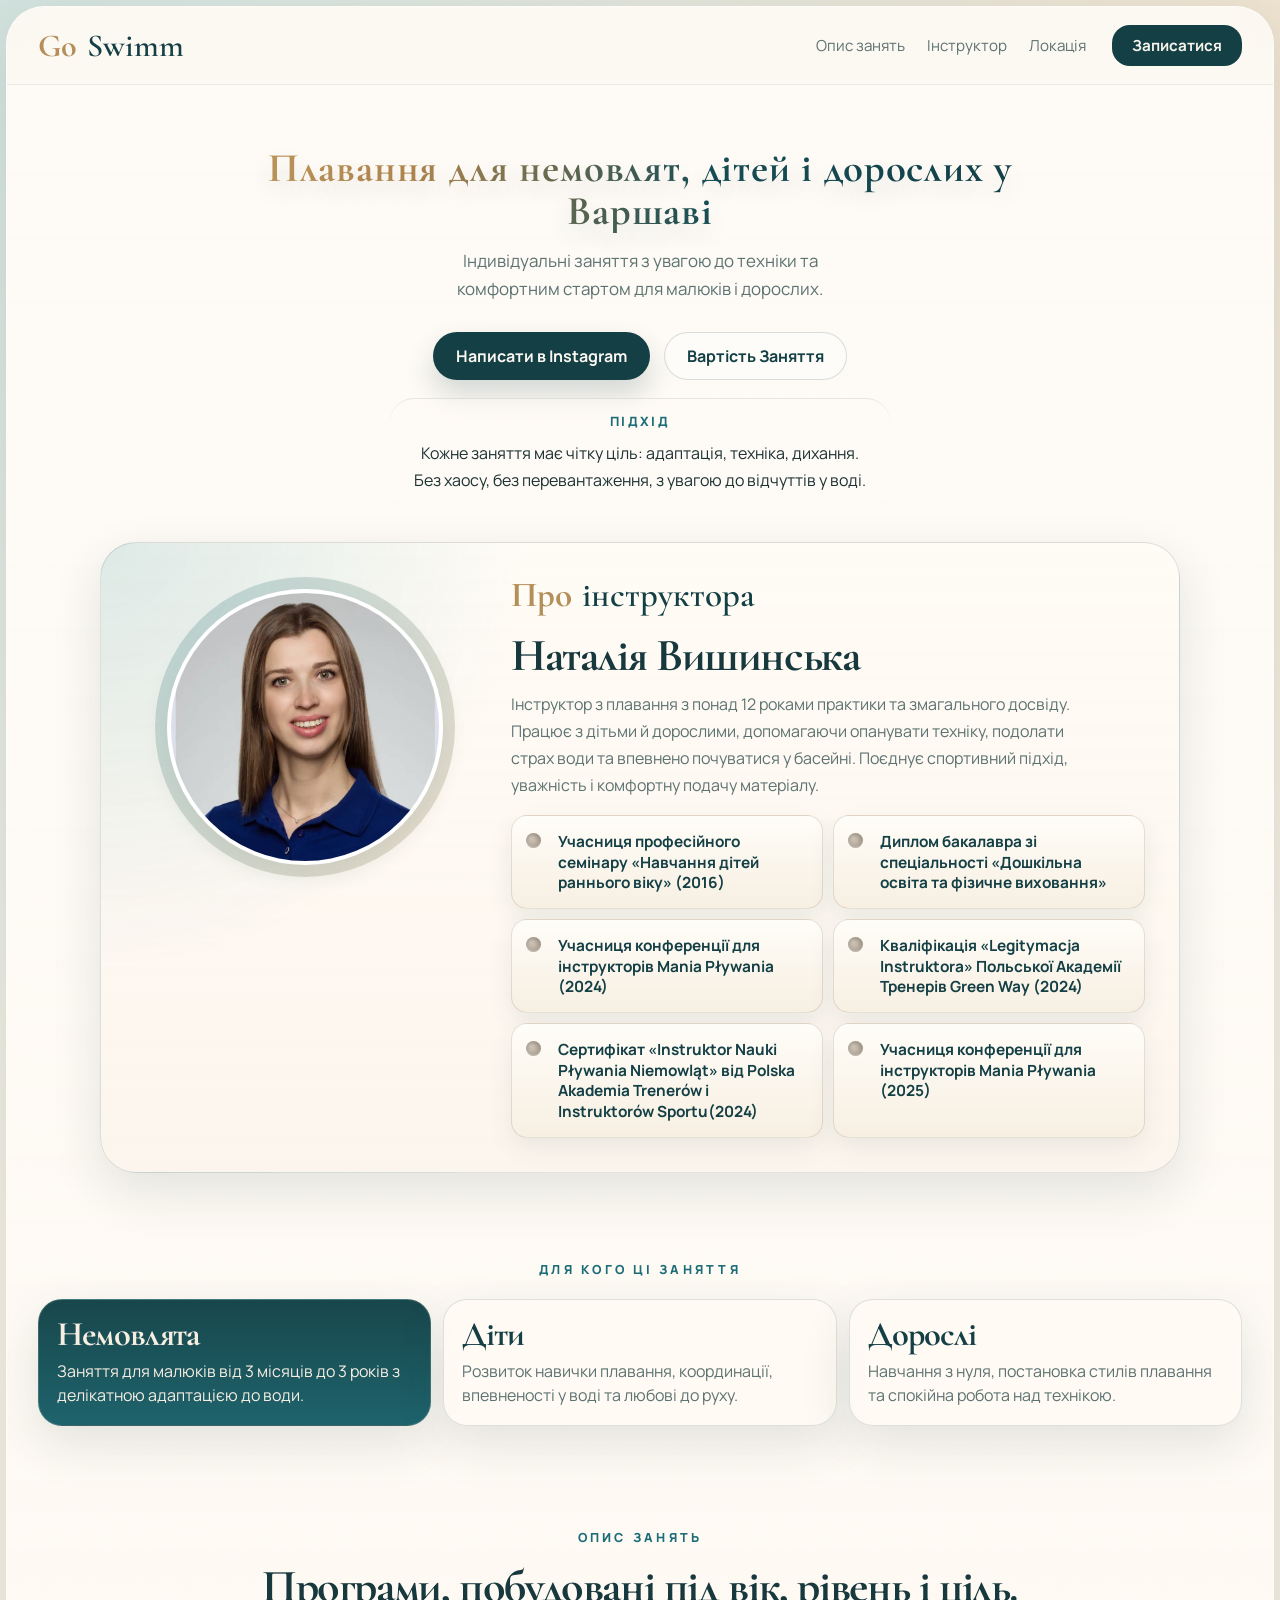
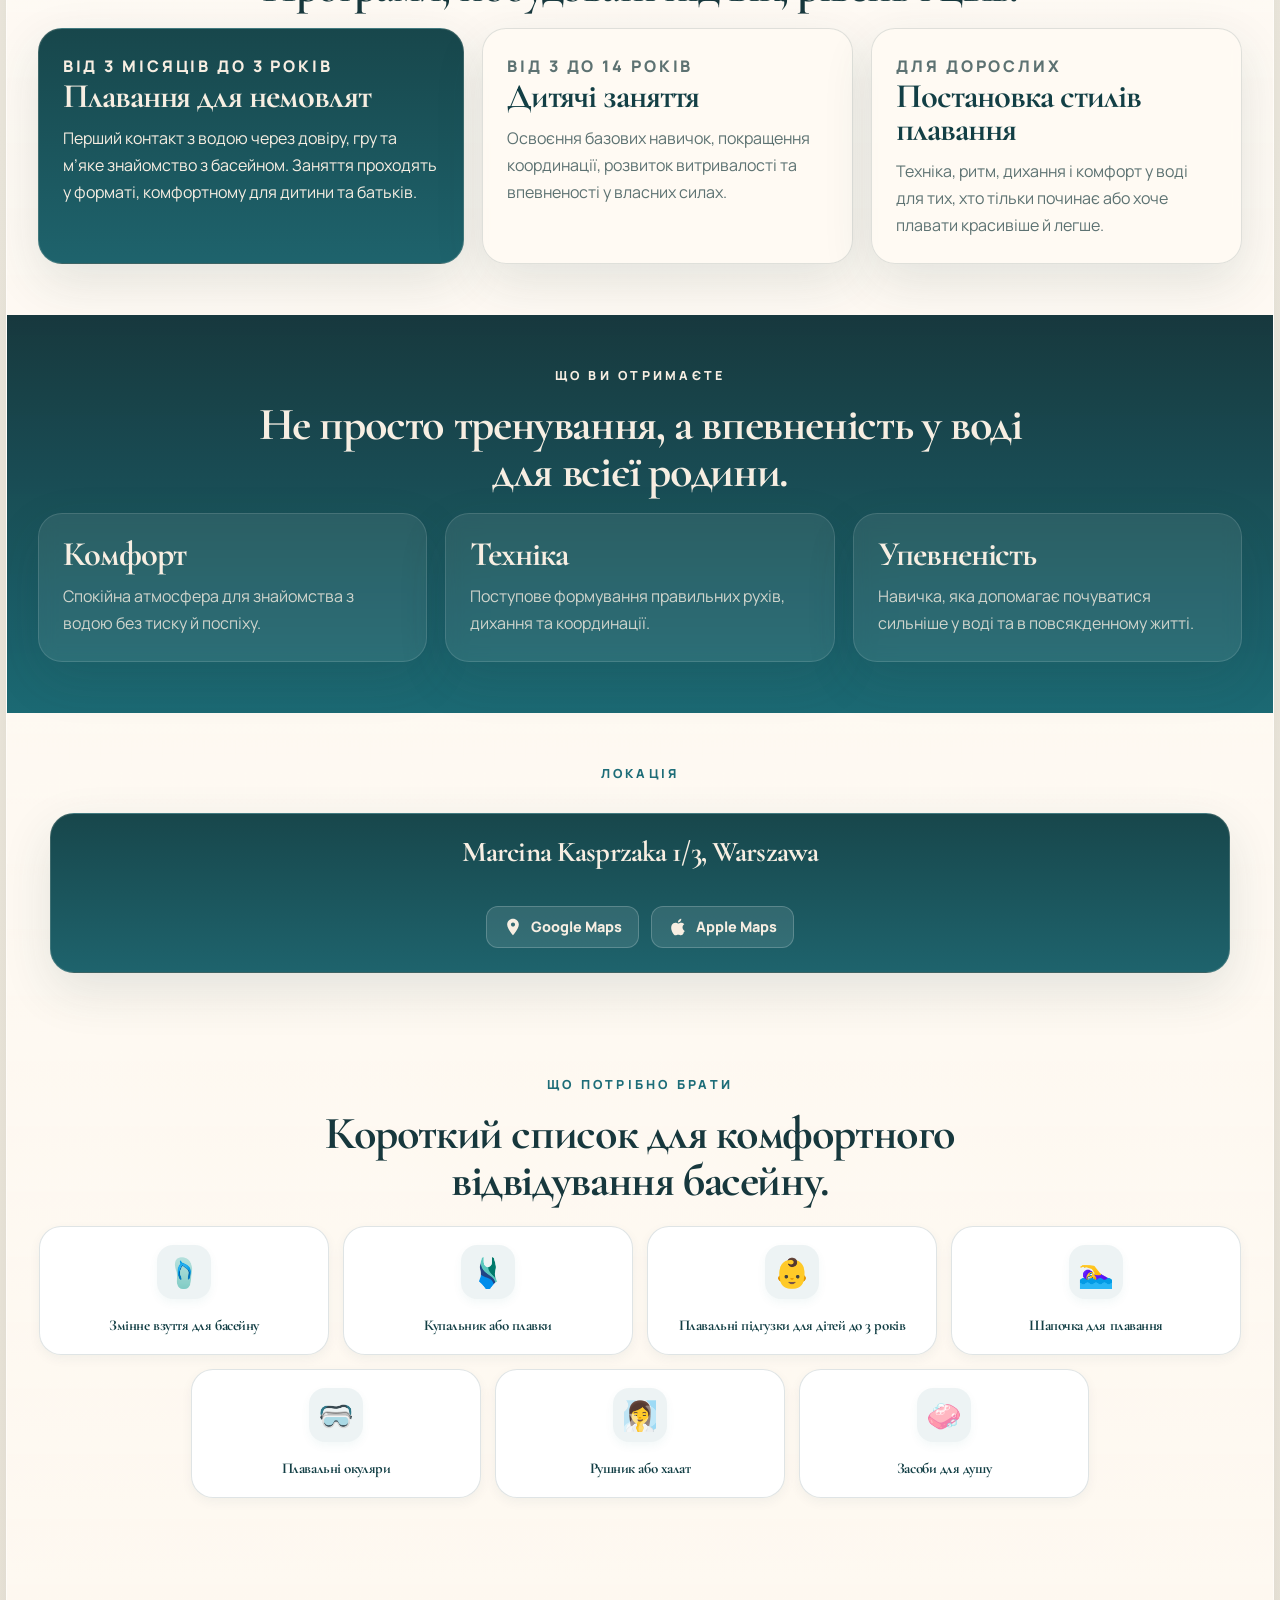
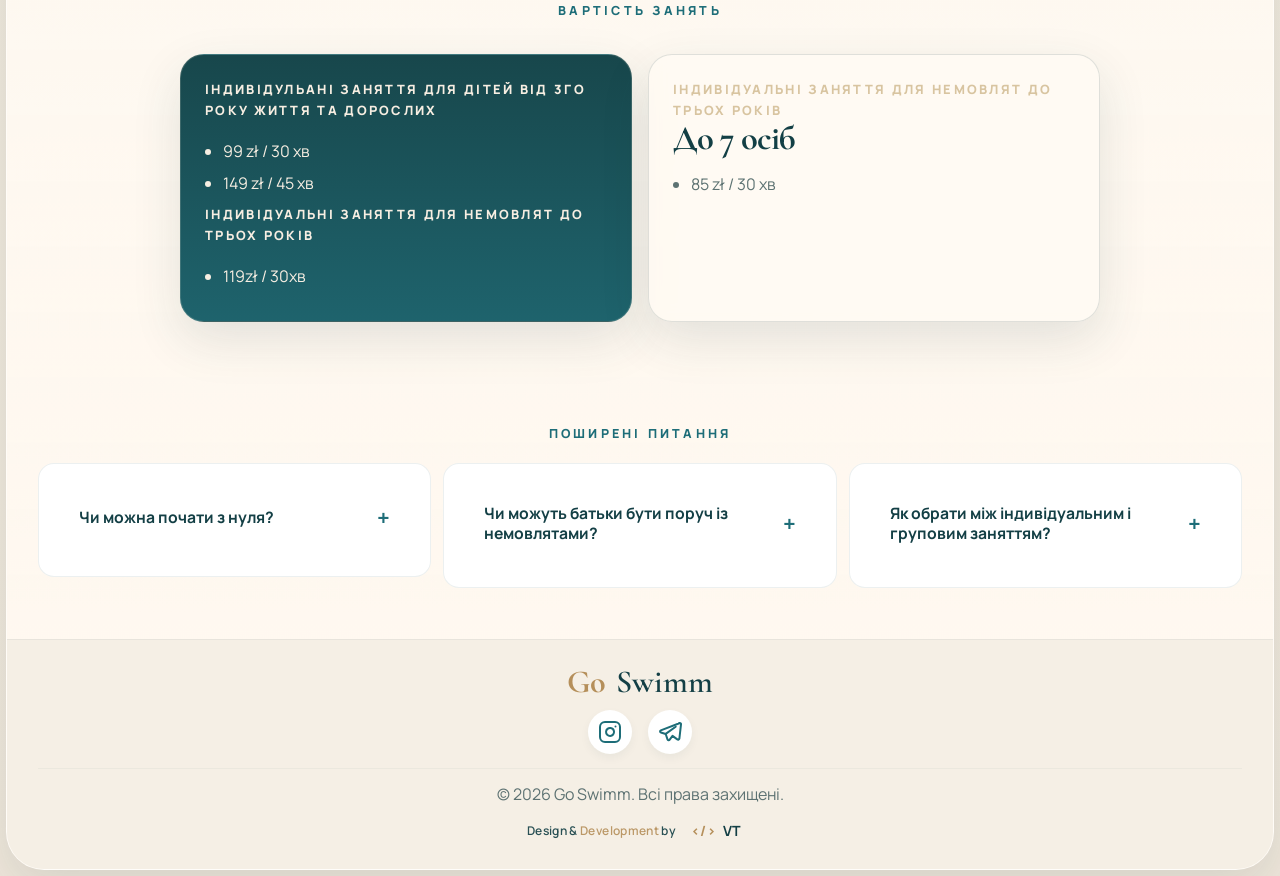
<file: index.html>
<!doctype html>
<html lang="uk">
  <head>
    <meta charset="UTF-8" />
    <meta name="viewport" content="width=device-width, initial-scale=1.0" />
    <title>Go Swimm | Інструктор з плавання у Варшаві</title>
    <meta
      name="description"
      content="Індивідуальні та групові заняття з плавання для немовлят, дітей і дорослих у Варшаві. Розклад, ціни, локації та інформація про інструктора Наталію Вишинську."
    />
    <meta name="robots" content="index, follow" />
    <meta name="theme-color" content="#fbf7f1" />
    <link rel="canonical" href="https://goswimm.vercel.app/" />
    <meta property="og:type" content="website" />
    <meta property="og:site_name" content="Go Swimm" />
    <meta property="og:title" content="Go Swimm | Інструктор з плавання у Варшаві" />
    <meta
      property="og:description"
      content="Індивідуальні заняття з плавання для немовлят, дітей і дорослих у Варшаві з Наталією Вишинською."
    />
    <meta property="og:url" content="https://goswimm.vercel.app/" />
    <meta property="og:image" content="https://goswimm.vercel.app/apple-touch-icon.png" />
    <meta property="og:locale" content="uk_UA" />
    <meta name="twitter:card" content="summary" />
    <meta name="twitter:title" content="Go Swimm | Інструктор з плавання у Варшаві" />
    <meta
      name="twitter:description"
      content="Індивідуальні заняття з плавання для немовлят, дітей і дорослих у Варшаві з Наталією Вишинською."
    />
    <meta name="twitter:image" content="https://goswimm.vercel.app/apple-touch-icon.png" />
    <link rel="icon" type="image/svg+xml" href="favicon.svg" />
    <link rel="apple-touch-icon" sizes="180x180" href="apple-touch-icon.png" />
    <link rel="preconnect" href="https://fonts.googleapis.com" />
    <link rel="preconnect" href="https://fonts.gstatic.com" crossorigin />
    <link
      href="https://fonts.googleapis.com/css2?family=Cormorant+Garamond:wght@500;600;700&family=Manrope:wght@400;500;600;700;800&display=swap"
      rel="stylesheet"
    />
    <link rel="stylesheet" href="styles.css" />
    <script type="application/ld+json">
      {
        "@context": "https://schema.org",
        "@type": "LocalBusiness",
        "@id": "https://goswimm.vercel.app/#business",
        "name": "Go Swimm",
        "url": "https://goswimm.vercel.app/",
        "image": "https://goswimm.vercel.app/apple-touch-icon.png",
        "description": "Індивідуальні заняття з плавання для немовлят, дітей і дорослих у Варшаві з Наталією Вишинською.",
        "priceRange": "85-149 zł",
        "areaServed": {
          "@type": "City",
          "name": "Warszawa"
        },
        "address": {
          "@type": "PostalAddress",
          "streetAddress": "Marcina Kasprzaka 1/3",
          "addressLocality": "Warszawa",
          "addressCountry": "PL"
        },
        "founder": {
          "@type": "Person",
          "name": "Наталія Вишинська",
          "jobTitle": "Інструктор з плавання"
        },
        "sameAs": [
          "https://www.instagram.com/instruktor_plywania_warszawa"
        ],
        "makesOffer": [
          {
            "@type": "Offer",
            "itemOffered": {
              "@type": "Service",
              "name": "Індивідуальні заняття з плавання для дітей та дорослих"
            },
            "priceCurrency": "PLN",
            "price": "99"
          },
          {
            "@type": "Offer",
            "itemOffered": {
              "@type": "Service",
              "name": "Індивідуальні заняття для немовлят до трьох років"
            },
            "priceCurrency": "PLN",
            "price": "119"
          }
        ]
      }
    </script>
  </head>
  <body>
    <div class="page-shell">
      <header class="site-header">
        <a class="brand" href="#top" aria-label="Go Swimm">
          <span class="brand-mark">Go</span>
          <span class="brand-text">Swimm</span>
        </a>
        <nav class="site-nav" id="siteNav">
          <div class="nav-links">
            <a href="#programs" data-t="nav_programs">Опис занять</a>
            <a href="#coach" data-t="nav_coach">Інструктор</a>
            <a href="#schedule" data-t="nav_location">Локація</a>
          </div>
          <div class="nav-cta-wrapper" id="navCtaWrapper">
            <a class="nav-cta" href="https://ig.me/m/instruktor_plywania_warszawa" target="_blank" rel="noopener noreferrer" data-t="nav_cta">Записатися</a>
            <button class="cta-slider-trigger" id="ctaSliderTrigger" aria-label="Відкрити запис">
              <svg width="24" height="24" viewBox="0 0 24 24" fill="none" stroke="currentColor" stroke-width="2.5" stroke-linecap="round" stroke-linejoin="round">
                <polyline points="15 18 9 12 15 6"></polyline>
              </svg>
            </button>
          </div>
        </nav>
      </header>

      <main id="top">
        <section class="hero">
          <div class="hero-copy">
            <p class="eyebrow" data-t="hero_eyebrow">Плавання для немовлят, дітей і дорослих у Варшаві</p>
            <p class="hero-lead" data-t="hero_lead">
              Індивідуальні заняття з увагою до техніки та комфортним стартом для
              малюків і дорослих.
            </p>
            <div class="hero-actions">
              <a class="button button-primary" href="https://ig.me/m/instruktor_plywania_warszawa" target="_blank" rel="noopener noreferrer" data-t="hero_insta">
                Написати в Instagram
              </a>
              <a class="button button-secondary" href="#pricing" data-t="hero_prices">Вартість Заняття</a>
            </div>
            <div class="hero-mini-story">
              <p class="mini-story-label" data-t="hero_mini_story_label">Підхід</p>
              <p data-t="hero_mini_story_text">
                Кожне заняття має чітку ціль: адаптація, техніка, дихання. Без хаосу, без перевантаження, з увагою до відчуттів у воді.
              </p>
            </div>
          </div>

          <div class="coach-hero-block" id="coach">
            <div class="coach-layout">
              <div class="coach-portrait">
              <div class="portrait-ring">
                <div class="portrait-inner">
                  <img src="img/coach" alt="Наталія Вишинська — інструктор з плавання" class="coach-photo">
                </div>
              </div>
            </div>

              <div class="coach-copy">
              <div class="section-title-brand">
                <span class="brand-mark" data-t="coach_brand_mark">Про</span>
                <span class="brand-text" data-t="coach_brand_text">інструктора</span>
              </div>
              <h2 data-t="coach_name">Наталія Вишинська</h2>
                <p class="coach-role" data-t="coach_role">Інструктор з плавання</p>
                <p data-t="coach_p1">
                  Інструктор з плавання з понад 12 роками практики та змагального досвіду. Працює з дітьми й
                  дорослими, допомагаючи опанувати техніку, подолати страх води та впевнено почуватися у басейні.
                  Поєднує спортивний підхід, уважність і комфортну подачу матеріалу.
                </p>
                <div class="coach-cred-list">
                  <span data-t="coach_cred_1">Учасниця професійного семінару «Навчання дітей раннього віку» (2016)</span>
                  <span data-t="coach_cred_2">Диплом бакалавра зі спеціальності «Дошкільна освіта та фізичне виховання»</span>
                  <span data-t="coach_cred_3">Учасниця конференції для інструкторів Mania Pływania (2024)</span>
                  <span data-t="coach_cred_4">Кваліфікація «Legitymacja Instruktora» Польської Академії Тренерів Green Way (2024)</span>
                  <span data-t="coach_cred_5">Сертифікат «Instruktor Nauki Pływania Niemowląt» від Polska Akademia Trenerów i Instruktorów Sportu(2024)</span>
                  <span data-t="coach_cred_6">Учасниця конференції для інструкторів Mania Pływania (2025)</span>
                </div>
              </div>
            </div>
          </section>

          <!-- 
          <div class="hero-visual">
            <div class="hero-panel hero-panel-large">
              <p class="panel-label">Go Swimm</p>
              <h2>Спокійна адаптація до води, техніка та любов до плавання.</h2>
              <p>
                Плавання дає дитині й дорослому не тільки фізичну активність, а й упевненість, нові навички, друзів
                та відчуття свободи у воді.
              </p>
            </div>
            <div class="hero-stat-grid">
              <article class="stat-card">
                <strong>12 років</strong>
                <span>інтенсивних занять плаванням</span>
              </article>
              <article class="stat-card">
                <strong>2 басейни</strong>
                <span>у різних районах Варшави</span>
              </article>
              <article class="stat-card">
                <strong>3-5 осіб</strong>
                <span>у мінігрупі</span>
              </article>
              <article class="stat-card">
                <strong>30-60 хв</strong>
                <span>тривалість заняття</span>
              </article>
            </div>
            <div class="hero-wave-note">
              <span>Варшава</span>
              <span>Техніка</span>
              <span>Спокійний прогрес</span>
            </div>
          </div>
          -->
        </section>

        <section class="section intro-strip">
          <div class="section-heading">
            <p class="eyebrow" data-t="intro_eyebrow">Для кого ці заняття</p>
          </div>
          <div class="value-grid">
            <article class="value-card featured">
              <h3 data-t="intro_baby_title">Немовлята</h3>
              <p data-t="intro_baby_desc">Заняття для малюків від 3 місяців до 2 років з делікатною адаптацією до води.</p>
            </article>
            <article class="value-card">
              <h3 data-t="intro_kids_title">Діти</h3>
              <p data-t="intro_kids_desc">Розвиток навички плавання, координації, впевненості у воді та любові до руху.</p>
            </article>
            <article class="value-card">
              <h3 data-t="intro_adults_title">Дорослі</h3>
              <p data-t="intro_adults_desc">Навчання з нуля, постановка стилів плавання та спокійна робота над технікою.</p>
            </article>
          </div>
        </section>

        <section class="section programs" id="programs">
          <div class="section-heading split-heading">
            <div>
              <p class="eyebrow" data-t="prog_eyebrow">Опис занять</p>
              <h2 data-t="prog_title">Програми, побудовані під вік, рівень і ціль.</h2>
            </div>
          </div>

          <div class="program-grid">
            <article class="program-card featured">
              <p class="card-kicker" data-t="prog_baby_kicker">Від 3 місяців до 2 років</p>
              <h3 data-t="prog_baby_title">Плавання для немовлят</h3>
              <p data-t="prog_baby_desc">
                Перший контакт з водою через довіру, гру та м’яке знайомство з басейном. Заняття проходять у форматі,
                комфортному для дитини й дорослого.
              </p>
            </article>
            <article class="program-card">
              <p class="card-kicker" data-t="prog_kids_kicker">Від 2 до 14 років</p>
              <h3 data-t="prog_kids_title">Дитячі заняття</h3>
              <p data-t="prog_kids_desc">
                Освоєння базових навичок, покращення координації, розвиток витривалості та впевненості у власних
                силах.
              </p>
            </article>
            <article class="program-card">
              <p class="card-kicker" data-t="prog_adults_kicker">Для дорослих</p>
              <h3 data-t="prog_adults_title">Постановка стилів плавання</h3>
              <p data-t="prog_adults_desc">
                Техніка, ритм, дихання і комфорт у воді для тих, хто тільки починає або хоче плавати красивіше й
                легше.
              </p>
            </article>
          </div>
        </section>

        <!-- 
        <section class="section methodology" id="method">
          <div class="section-heading split-heading">
            <div>
              <p class="eyebrow">Як проходить робота</p>
              <h2>Система, у якій прогрес помітний уже з перших занять.</h2>
            </div>
            <p class="section-note">
              У стилі сучасного swim coaching: менше випадкових вправ, більше зрозумілої структури, послідовності та
              спокійної уваги до руху у воді.
            </p>
          </div>

          <div class="method-layout">
            <article class="method-highlight">
              <p class="card-kicker">Go Swimm Method</p>
              <h3>Відчуття води важливе не менше, ніж сама техніка.</h3>
              <p>
                Наталія будує заняття так, щоб учень не просто повторював рухи, а розумів, як тіло тримається на воді,
                як працює дихання і чому плавання може бути легким.
              </p>
            </article>

            <div class="method-steps">
              <article class="method-step">
                <span>01</span>
                <div>
                  <h3>Оцінка старту</h3>
                  <p>Дивимося на вік, досвід, страх води, цілі та комфортний темп входу в заняття.</p>
                </div>
              </article>
              <article class="method-step">
                <span>02</span>
                <div>
                  <h3>Фокус на одному завданні</h3>
                  <p>Кожен урок має зрозумілий акцент: дихання, ковзання, координація, ритм або адаптація.</p>
                </div>
              </article>
              <article class="method-step">
                <span>03</span>
                <div>
                  <h3>Поступове ускладнення</h3>
                  <p>Коли база сформована, додаємо довші відрізки, стилі, впевненість і свободу руху у воді.</p>
                </div>
              </article>
            </div>
          </div>
        </section>
        -->

        <section class="section promise">
          <div class="section-heading">
            <p class="eyebrow" data-t="promise_eyebrow">Що ви отримаєте</p>
            <h2 data-t="promise_title">Не просто тренування, а впевненість у воді для всієї родини.</h2>
          </div>
          <div class="promise-list">
            <article>
              <h3 data-t="promise_1_title">Комфорт</h3>
              <p data-t="promise_1_desc">Спокійна атмосфера для знайомства з водою без тиску й поспіху.</p>
            </article>
            <article>
              <h3 data-t="promise_2_title">Техніка</h3>
              <p data-t="promise_2_desc">Поступове формування правильних рухів, дихання та координації.</p>
            </article>
            <article>
              <h3 data-t="promise_3_title">Упевненість</h3>
              <p data-t="promise_3_desc">Навичка, яка допомагає почуватися сильніше у воді та в повсякденному житті.</p>
            </article>
          </div>
        </section>

        <!-- 
        <section class="section progress-story">
          <div class="section-heading">
            <p class="eyebrow">Що змінюється з часом</p>
            <h2>Маленькі кроки в басейні складаються у велику внутрішню опору.</h2>
          </div>
          <div class="story-grid">
            <article class="story-card">
              <p class="story-stage">Старт</p>
              <h3>Страх і напруга зменшуються</h3>
              <p>Учень звикає до простору басейну, води, інструктора й темпу заняття.</p>
            </article>
            <article class="story-card">
              <p class="story-stage">База</p>
              <h3>Рухи стають зрозумілими</h3>
              <p>З’являється опора на дихання, ковзання, баланс тіла та ритм у воді.</p>
            </article>
            <article class="story-card">
              <p class="story-stage">Результат</p>
              <h3>Плавання приносить задоволення</h3>
              <p>Дитина або дорослий рухається впевненіше, спокійніше й з більшою свободою.</p>
            </article>
          </div>
        </section>
        -->

        <section class="section schedule" id="schedule">
          <div class="section-heading split-heading">
            <div>
              <p class="eyebrow" data-t="loc_eyebrow">Локація</p>
            </div>
          </div>

          <div class="schedule-grid">
            <article class="schedule-card featured">
              <h3>Marcina Kasprzaka 1/3, Warszawa</h3>
              <div class="map-actions">
                <a href="https://www.google.com/maps/search/?api=1&query=Marcina+Kasprzaka+1/3+Warszawa" target="_blank" rel="noopener noreferrer" class="map-button google-maps">
                  <svg viewBox="0 0 24 24" width="20" height="20" fill="currentColor"><path d="M12 2C8.13 2 5 5.13 5 9c0 5.25 7 13 7 13s7-7.75 7-13c0-3.87-3.13-7-7-7zm0 9.5c-1.38 0-2.5-1.12-2.5-2.5s1.12-2.5 2.5-2.5 2.5 1.12 2.5 2.5-1.12 2.5-2.5 2.5z"/></svg>
                  Google Maps
                </a>
                <a href="https://maps.apple.com/?q=Marcina+Kasprzaka+1/3+Warszawa" target="_blank" rel="noopener noreferrer" class="map-button apple-maps">
                  <svg viewBox="0 0 24 24" width="20" height="20" fill="currentColor"><path d="M18.71 19.5c-.83 1.24-1.71 2.45-3.1 2.47-1.34.03-1.77-.79-3.29-.79-1.53 0-2 .77-3.27.82-1.31.05-2.3-1.32-3.14-2.53C4.25 17 2.94 12.45 4.7 9.39c.87-1.52 2.43-2.48 4.12-2.51 1.28-.02 2.5.87 3.29.87.78 0 2.26-1.07 3.81-.91.65.07 2.47.3 3.64 1.98-.09.06-2.17 1.28-2.15 3.81.03 3.02 2.65 4.03 2.68 4.04-.03.07-.42.94-1.38 1.83zM13 3.5c.73-.83 1.94-1.46 2.94-1.5.13 1.17-.34 2.35-1.04 3.19-.69.85-1.83 1.51-2.95 1.42-.15-1.15.41-2.35 1.05-3.11z"/></svg>
                  Apple Maps
                </a>
              </div>
            </article>
          </div>
        </section>

        <!-- 
        <section class="section audience-band">
          <div class="section-heading split-heading">
            <div>
              <p class="eyebrow">Формати</p>
              <h2>Заняття підлаштовуються під людину, а не людина під шаблон.</h2>
            </div>
            <p class="section-note">
              Саме тому в Go Swimm є простір і для обережного першого контакту з водою, і для більш спортивної
              технічної роботи.
            </p>
          </div>

          <div class="audience-grid">
            <article class="audience-card">
              <h3>Для немовлят і батьків</h3>
              <p>М’які сесії з підтримкою, грою та ритуалами, які допомагають дитині відчувати безпеку.</p>
            </article>
            <article class="audience-card">
              <h3>Для дітей</h3>
              <p>Баланс між дисципліною та задоволенням від руху, щоб плавання ставало природною навичкою.</p>
            </article>
            <article class="audience-card">
              <h3>Для дорослих</h3>
              <p>Робота без сорому і поспіху: від подолання страху води до техніки основних стилів.</p>
            </article>
          </div>
        </section>
        -->

        <section class="section checklist">
          <div class="section-heading split-heading">
            <div>
              <p class="eyebrow" data-t="pack_eyebrow">Що потрібно брати</p>
              <h2 data-t="pack_title">Короткий список для комфортного відвідування басейну.</h2>
            </div>
          </div>

          <div class="checklist-grid">
            <article class="check-item">
              <span class="check-icon">🩴</span>
              <h3 data-t="pack_item_7">Змінне взуття для басейну</h3>
            </article>
            <article class="check-item">
              <span class="check-icon">🩱</span>
              <h3 data-t="pack_item_1">Купальник або плавки</h3>
            </article>
            <article class="check-item">
              <span class="check-icon">👶</span>
              <h3 data-t="pack_item_2">Плавальні підгузки для дітей до 3 років</h3>
            </article>
            <article class="check-item">
              <span class="check-icon">🏊‍♀️</span>
              <h3 data-t="pack_item_3">Шапочка для плавання</h3>
            </article>
            <article class="check-item">
              <span class="check-icon">🥽</span>
              <h3 data-t="pack_item_4">Плавальні окуляри</h3>
            </article>
            <article class="check-item">
              <span class="check-icon">🧖‍♀️</span>
              <h3 data-t="pack_item_5">Рушник або халат</h3>
            </article>
            <article class="check-item">
              <span class="check-icon">🧼</span>
              <h3 data-t="pack_item_6">Засоби для душу</h3>
            </article>
            
          </div>
        </section>

        <section class="section pricing" id="pricing">
          <div class="section-heading split-heading">
            <div>
              <p class="eyebrow" data-t="price_eyebrow">Вартість Занять</p>
            </div>
          </div>

          <div class="pricing-grid">
            <article class="price-card featured">
              <p class="card-kicker" data-t="price_1_kicker">Індивідульані заняття для дітей від 3го року життя та дорослих </p>
              <!-- <h3 data-t="price_1_title">1 на 1</h3> -->
              <ul>
                <li data-t="price_1_opt1">99 zł / 30 хв</li>
                <li data-t="price_1_opt2">149 zł / 45 хв</li>
                <!-- <li data-t="price_1_opt3">Немовлята до 3го року життя 30хв 119zł</li> -->
              </ul>
              <p class="card-kicker" data-t="price_2_kicker">Немовлята до 3го року життя</p>
              <ul> <li data-t="price_1_opt3">119zł/30хв</li></ul>
            </article>
            <article class="price-card">
              <p class="card-kicker" data-t="price_2_kicker">Індивідуальні заняття для немовлят до трьох років</p>
              <h3 data-t="price_2_title">До 7 осіб</h3>
              <ul>
                <li data-t="price_2_opt1">85zł / 30 хв</li>
              </ul>
            </article>
          </div>
        </section>

        <!-- 
        <section class="section testimonials">
          <div class="section-heading split-heading">
            <div>
              <p class="eyebrow">Враження</p>
              <h2>Люди повертаються не тільки за результатом, а й за відчуттям спокою у воді.</h2>
            </div>
            <p class="section-note">
              Тут варто додати реальні відгуки клієнтів, коли вони будуть підготовлені. Поки секція працює як
              структурний блок для майбутнього соціального доказу.
            </p>
          </div>

          <div class="testimonial-grid">
            <article class="testimonial-card">
              <p class="testimonial-quote">
                “Заняття проходять дуже спокійно, але водночас відчувається структура і реальний прогрес.”
              </p>
              <p class="testimonial-author">Мама дитини, 5 років</p>
            </article>
            <article class="testimonial-card">
              <p class="testimonial-quote">
                “Почав ходити з великим страхом води, а зараз уже розумію техніку і не напружуюся в басейні.”
              </p>
              <p class="testimonial-author">Дорослий учень</p>
            </article>
          </div>
        </section>
        -->

        <section class="section faq" id="faq">
          <div class="section-heading">
            <p class="eyebrow" data-t="faq_eyebrow">Поширені питання</p>
          </div>
          <div class="faq-list">
            <details class="faq-item">
              <summary data-t="faq_q1">Чи можна почати з нуля?</summary>
              <div class="faq-answer">
                <p data-t="faq_a1">Так. Є окремий формат для тих, хто не плавав раніше або відчуває страх перед водою.</p>
              </div>
            </details>
            <details class="faq-item">
              <summary data-t="faq_q2">Чи можуть батьки бути поруч із немовлятами?</summary>
              <div class="faq-answer">
                <p data-t="faq_a2">Так, формат занять для найменших передбачає спокійний супровід дорослого.</p>
              </div>
            </details>
            <details class="faq-item">
              <summary data-t="faq_q3">Як обрати між індивідуальним і груповим заняттям?</summary>
              <div class="faq-answer">
                <p data-t="faq_a3">Індивідуальні сесії підходять для швидкого старту й точкової роботи, мінігрупи для регулярної практики.</p>
              </div>
            </details>
          </div>
        </section>

        <!-- 
        <section class="section cta-banner">
          <div>
            <p class="eyebrow">Приєднуйтесь</p>
            <h2>Обирайте зручну локацію у Варшаві та записуйтеся на своє заняття.</h2>
          </div>
          <div class="cta-actions">
            <a class="button button-primary" href="https://www.instagram.com/" target="_blank" rel="noopener noreferrer">
              Записатися зараз
            </a>
            <a class="button button-secondary" href="#schedule">Подивитися графік</a>
          </div>
        </section>
        -->
      </main>

      <footer class="site-footer">
        <div class="footer-content">
          <a class="brand" href="#top" aria-label="Go Swimm">
            <span class="brand-mark">Go</span>
            <span class="brand-text">Swimm</span>
          </a>
          <div class="footer-socials">
            <a href="https://www.instagram.com/instruktor_plywania_warszawa?igsh=MTM0ZGZjeDVvd290Yw==" target="_blank" rel="noopener noreferrer" aria-label="Instagram">
              <svg viewBox="0 0 24 24" width="24" height="24" fill="none" stroke="currentColor" stroke-width="2" stroke-linecap="round" stroke-linejoin="round"><rect x="2" y="2" width="20" height="20" rx="5" ry="5"></rect><path d="M16 11.37A4 4 0 1 1 12.63 8 4 4 0 0 1 16 11.37z"></path><line x1="17.5" y1="6.5" x2="17.51" y2="6.5"></line></svg>
            </a>
            <!-- <a href="https://m.me/little.fish
" target="_blank" rel="noopener noreferrer" aria-label="Messenger">
              <svg viewBox="0 0 24 24" width="24" height="24" fill="none" stroke="currentColor" stroke-width="2" stroke-linecap="round" stroke-linejoin="round"><circle cx="12" cy="12" r="9"></circle><path d="M7.5 13.2l3.3-3.4 2.2 2.1 3-3.2-2.5 5-2.3-2-3.7 1.5z"></path></svg>
            </a> -->
            <a href="https://t.me/NatalikVyshynska" target="_blank" rel="noopener noreferrer" aria-label="Telegram">
              <svg viewBox="0 0 24 24" width="24" height="24" fill="none" stroke="currentColor" stroke-width="2" stroke-linecap="round" stroke-linejoin="round"><path d="M22 3L2.8 10.4c-1 .4-1 1.8.1 2.1l4.8 1.5 1.8 5.4c.3 1 1.6 1.2 2.2.3l2.8-3.8 4.8 3.5c.8.6 1.9.1 2.1-.9L23 4.4c.2-1-.8-1.8-1.8-1.4z"></path><path d="M7.7 13.9l10-7.2"></path></svg>
            </a>
          </div>
        </div>
        <div class="footer-bottom">
          <p data-t="footer_rights">&copy; 2026 Go Swimm. Всі права захищені.</p>
          <div class="footer-author-wrap">
            <span class="author-prefix">Design &amp; <span class="author-prefix-accent">Development</span> by</span>
            <a class="footer-author-btn" href="https://my-web2-0.vercel.app" target="_blank" rel="noopener noreferrer" aria-label="Портфоліо автора VT">
              <span class="author-logo">&lt;/&gt; <strong>VT</strong></span>
            </a>
          </div>
        </div>
      </footer>
    </div>

    <script src="app.js"></script>
  </body>
</html>
</file>
<file: styles.css>
:root {
  --bg: #f5efe5;
  --bg-soft: #fbf7f1;
  --surface: rgba(255, 250, 243, 0.82);
  --surface-strong: #fffaf2;
  --line: rgba(33, 69, 74, 0.14);
  --text: #1d3133;
  --muted: #5d7272;
  --deep: #133f45;
  --sea: #1d6d78;
  --sea-bright: #2e8a97;
  --sand: #d7b98e;
  --gold: #b58f5a;
  --shadow: 0 18px 50px rgba(32, 63, 67, 0.12);
  --radius-xl: 36px;
  --radius-lg: 24px;
  --radius-md: 18px;
  --max-width: 1180px;
  --wave-line: rgba(255, 247, 236, 0.18);
}

* {
  box-sizing: border-box;
}

html {
  scroll-behavior: smooth;
  overflow-x: hidden;
}

body {
  margin: 0;
  font-family: "Manrope", sans-serif;
  color: var(--text);
  overflow-x: hidden;
  background:
    radial-gradient(circle at top left, rgba(116, 188, 198, 0.28), transparent 30%),
    radial-gradient(circle at top right, rgba(209, 175, 126, 0.22), transparent 25%),
    linear-gradient(180deg, #f6f0e6 0%, #f3ece1 42%, #efe6da 100%);
}

body.nav-open {
  overflow: hidden;
}

a {
  color: inherit;
  text-decoration: none;
}

img {
  max-width: 100%;
  display: block;
}

.page-shell {
  width: min(calc(100% - 28px), 1280px);
  margin: 14px auto;
  border: 1px solid rgba(255, 255, 255, 0.45);
  border-radius: 38px;
  overflow: clip;
  background:
    linear-gradient(180deg, rgba(255, 252, 248, 0.68), rgba(255, 248, 239, 0.92)),
    var(--bg-soft);
  box-shadow: var(--shadow);
}

.site-header,
.section,
.site-footer {
  padding-left: clamp(20px, 4vw, 54px);
  padding-right: clamp(20px, 4vw, 54px);
}

.site-header {
  position: sticky;
  top: 0;
  z-index: 20;
  display: flex;
  align-items: center;
  justify-content: space-between;
  gap: 20px;
  padding-top: 22px;
  padding-bottom: 22px;
  backdrop-filter: blur(18px);
  background: rgba(251, 247, 241, 0.74);
  border-bottom: 1px solid rgba(28, 57, 60, 0.08);
}

.brand {
  display: inline-flex;
  align-items: center;
  gap: 10px;
  font-family: "Cormorant Garamond", serif;
}

.brand-mark,
.brand-text {
  font-size: 2rem;
  line-height: 1;
}

.brand-mark {
  color: var(--gold);
  font-weight: 700;
}

.brand-text {
  color: var(--deep);
  font-weight: 600;
}

  .site-nav {
  display: flex;
  align-items: center;
  gap: 24px;
  font-size: 0.95rem;
  color: var(--muted);
}

.nav-links {
  display: flex;
  align-items: center;
  gap: 24px;
}

.nav-cta-wrapper {
  position: relative;
  display: flex;
  align-items: center;
}

.cta-slider-trigger {
  display: none; /* Hidden on desktop */
}

.button,
.button-primary,
.button-secondary,
.nav-cta {
  padding: 12px 24px;
  border-radius: 18px; /* Зроблено як у рамки (більш плавне, не повне коло) */
  font-weight: 700;
  transition: all 180ms ease;
}

.nav-cta {
  padding: 10px 20px;
  background: var(--deep);
  color: #f8f4eb;
}

.nav-cta:hover {
  background: var(--sea);
  transform: translateY(-1px);
}

.hero {
  display: flex;
  flex-direction: column;
  gap: clamp(16px, 2.8vw, 30px);
  padding: clamp(36px, 6vw, 74px) clamp(20px, 4vw, 54px) 50px;
  align-items: center;
}

.eyebrow {
  margin: 0 0 14px;
  font-size: 0.78rem;
  letter-spacing: 0.26em;
  text-transform: uppercase;
  color: var(--sea);
  font-weight: 800;
  text-align: center;
}

h1,
h2,
h3 {
  margin: 0;
  font-family: "Cormorant Garamond", serif;
  line-height: 0.96;
  letter-spacing: -0.03em;
}

h1 {
  max-width: 15ch;
  font-size: clamp(3.4rem, 8vw, 6.6rem);
  color: #17383d;
  margin-left: auto;
  margin-right: auto;
}

h2 {
  font-size: clamp(2.5rem, 5vw, 4.25rem);
  color: #17383d;
}

h3 {
  font-size: clamp(1.65rem, 2.8vw, 2.15rem);
}

p {
  margin: 0;
  line-height: 1.68;
}

.hero-lead,
.section-note,
.program-card p,
.value-card p,
.schedule-card li,
.check-item p,
.price-card li,
.coach-copy p,
.hero-panel p,
.promise-list p,
.site-footer p {
  color: var(--muted);
  font-size: 1rem;
}

.hero-lead {
  max-width: 58ch;
  margin-top: 6px;
  font-size: 1.06rem;
  margin-left: auto;
  margin-right: auto;
}

.hero-copy {
  position: relative;
  text-align: center;
  display: flex;
  flex-direction: column;
  align-items: center;
}

.hero .eyebrow {
  margin: 0 0 8px;
  padding: 0;
  font-family: "Cormorant Garamond", serif;
  font-size: clamp(1.62rem, 3.9vw, 2.55rem);
  font-weight: 700;
  letter-spacing: 0.02em;
  text-transform: none;
  line-height: 1.05;
  background: linear-gradient(92deg, #c39b5f 0%, #b1874e 24%, #184e56 58%, #123f46 100%);
  -webkit-background-clip: text;
  background-clip: text;
  color: transparent;
  text-shadow: 0 10px 24px rgba(20, 63, 70, 0.14);
}

.hero-actions,
.cta-actions {
  display: flex;
  flex-wrap: wrap;
  justify-content: center;
  gap: 14px;
  margin-top: 28px;
}

.coach-actions {
  display: flex;
  flex-wrap: wrap;
  justify-content: center;
  gap: 14px;
  margin-top: 18px;
}

.button {
  display: inline-flex;
  align-items: center;
  justify-content: center;
  min-height: 48px;
  padding: 12px 22px;
  border: 1px solid transparent;
  border-radius: 999px;
  font-weight: 700;
  transition: transform 180ms ease, box-shadow 180ms ease, background 180ms ease;
}

.button:hover,
.button:focus-visible {
  transform: translateY(-2px);
}

.button-primary {
  background: var(--deep);
  color: #fbf7f1;
  box-shadow: 0 14px 28px rgba(19, 63, 69, 0.18);
}

.button-secondary {
  border-color: rgba(19, 63, 69, 0.16);
  background: rgba(255, 255, 255, 0.34);
  color: var(--deep);
}

.hero-points {
  display: flex;
  flex-wrap: wrap;
  justify-content: center;
  gap: 24px;
  margin: 34px 0 0;
  padding: 0;
  list-style: none;
}

.hero-points li {
  display: flex;
  align-items: center;
  gap: 12px;
  color: var(--text);
  font-weight: 600;
}

.hero-points li::before {
  content: "";
  width: 12px;
  height: 12px;
  border-radius: 50%;
  background: linear-gradient(135deg, var(--sea-bright), var(--gold));
  box-shadow: 0 0 0 8px rgba(46, 138, 151, 0.09);
}

.hero-mini-story {
  margin-top: 12px; /* Reduced from 24px */
  max-width: 50ch;
  padding: 8px 24px; /* Reduced vertical padding from 18px */
  border-left: none;
  border-top: 1px solid rgba(19, 63, 69, 0.1);
  background: rgba(255, 251, 246, 0.4);
  border-radius: 24px;
  text-align: center;
}

.mini-story-label,
.story-stage,
.testimonial-author {
  margin-bottom: 8px;
  color: var(--sea);
  text-transform: uppercase;
  letter-spacing: 0.18em;
  font-size: 0.8rem;
  font-weight: 800;
}

.hero-visual {
  position: relative;
  padding: 24px;
  border-radius: var(--radius-xl);
  background:
    radial-gradient(circle at top, rgba(120, 193, 203, 0.34), transparent 38%),
    linear-gradient(180deg, rgba(19, 63, 69, 0.95), rgba(29, 109, 120, 0.9));
  color: #f7f1e9;
  overflow: hidden;
  min-height: auto;
  width: 100%;
  max-width: var(--max-width);
}

.hero-visual::before,
.hero-visual::after {
  content: "";
  position: absolute;
  border-radius: 50%;
  opacity: 0.45;
}

.hero-visual::before {
  inset: auto -90px -120px auto;
  width: 340px;
  height: 340px;
  background: radial-gradient(circle, rgba(255, 236, 212, 0.28), transparent 68%);
}

.hero-visual::after {
  inset: 24px auto auto -80px;
  width: 240px;
  height: 240px;
  background: radial-gradient(circle, rgba(255, 255, 255, 0.1), transparent 72%);
}

.hero-panel {
  position: relative;
  z-index: 1;
  padding: 28px;
  border-radius: 28px;
  background: rgba(255, 248, 238, 0.12);
  border: 1px solid rgba(255, 255, 255, 0.16);
  backdrop-filter: blur(10px);
}

.hero-panel-large {
  margin-top: 6px;
}

.panel-label,
.card-kicker,
.schedule-subtitle,
.coach-role {
  color: #d8c4a0;
  text-transform: uppercase;
  letter-spacing: 0.18em;
  font-size: 0.8rem;
  font-weight: 800;
}

.hero-panel h2 {
  max-width: 10ch;
  margin: 12px 0 16px;
  color: #fff7ed;
}

.hero-panel p {
  color: rgba(255, 244, 232, 0.82);
}

.hero-wave-note {
  position: relative;
  z-index: 1;
  display: flex;
  flex-wrap: wrap;
  gap: 10px;
  margin-top: 18px;
}

.hero-wave-note span,
.coach-cred-list span {
  display: inline-flex;
  width: fit-content;
  padding: 10px 14px;
  border-radius: 999px;
  border: 1px solid rgba(255, 255, 255, 0.14);
  background: rgba(255, 248, 238, 0.08);
  color: #fff2e4;
  font-size: 0.86rem;
  font-weight: 700;
}

.hero-stat-grid {
  position: relative;
  z-index: 1;
  display: grid;
  grid-template-columns: repeat(4, minmax(0, 1fr));
  gap: 14px;
  margin-top: 18px;
}

.stat-card,
.value-card,
.program-card,
.schedule-card,
.check-item,
.price-card,
.promise-list article,
.cta-banner,
.coach-layout {
  border: 1px solid var(--line);
  box-shadow: var(--shadow);
}

.stat-card {
  padding: 20px;
  border-radius: 24px;
  background: rgba(255, 250, 243, 0.12);
  backdrop-filter: blur(12px);
}

.stat-card strong {
  display: block;
  font-size: 1.55rem;
  color: #fff4e6;
}

.stat-card span {
  display: block;
  margin-top: 8px;
  line-height: 1.45;
  color: rgba(255, 243, 231, 0.78);
}

.section {
  padding-top: clamp(12px, 2vw, 24px);
  padding-bottom: clamp(12px, 2vw, 24px);
}

#programs {
  scroll-margin-top: 96px;
}

#coach {
  scroll-margin-top: 96px;
}

#schedule {
  scroll-margin-top: 96px;
}

.section-heading {
  max-width: 860px;
  margin-left: auto;
  margin-right: auto;
  text-align: center;
}

.split-heading {
  display: flex;
  flex-direction: column;
  align-items: center;
  gap: 12px;
}

.section-heading h2 {
  margin-top: 8px;
}

.intro-strip {
  padding-top: 6px;
}

.value-grid,
.program-grid,
.method-layout,
.story-grid,
.audience-grid,
.testimonial-grid,
.schedule-grid,
.checklist-grid,
.pricing-grid,
.promise-list,
.faq-list {
  display: grid;
  gap: 18px;
  margin-top: 14px; /* Reduced from 28px */
}

.value-grid {
  grid-template-columns: repeat(3, minmax(0, 1fr));
  gap: 12px;
  margin-top: 10px;
}

.program-grid {
  grid-template-columns: 1.15fr 1fr 1fr;
}

.method-layout {
  grid-template-columns: minmax(280px, 0.9fr) minmax(0, 1.1fr);
  align-items: start;
}

.schedule-card.featured {
  width: 100%;
  max-width: var(--max-width);
  text-align: center;
  background: linear-gradient(180deg, rgba(24, 71, 76, 0.94), rgba(31, 101, 111, 0.94)), var(--deep);
  border-color: rgba(255, 241, 223, 0.16);
  display: flex;
  flex-direction: column;
  align-items: center;
}

.map-actions {
  display: flex;
  gap: 12px;
  margin-top: 16px;
  justify-content: center;
}

.map-button {
  display: inline-flex;
  align-items: center;
  gap: 8px;
  padding: 10px 16px;
  border-radius: 12px;
  font-size: 0.9rem;
  font-weight: 600;
  text-decoration: none !important;
  transition: all 200ms ease;
}

.google-maps {
  background: rgba(255, 255, 255, 0.1);
  color: #f7eee2 !important;
  border: 1px solid rgba(255, 255, 255, 0.2);
}

.google-maps:hover {
  background: rgba(255, 255, 255, 0.2);
  transform: translateY(-2px);
}

.apple-maps {
  background: rgba(255, 255, 255, 0.1);
  color: #f7eee2 !important;
  border: 1px solid rgba(255, 255, 255, 0.2);
}

.apple-maps:hover {
  background: rgba(255, 255, 255, 0.2);
  transform: translateY(-2px);
}

.schedule-card.featured h3 {
  color: #f7eee2; /* Те саме кремово-біле, що й у блоці "Упевненість" */
  font-family: "Cormorant Garamond", serif;
  font-size: 1.8rem;
  margin-bottom: 12px;
  text-align: center;
}

.schedule-card.featured .map-button {
  color: #f7eee2 !important;
}

.schedule-grid {
  display: flex;
  justify-content: center;
  margin-top: 14px;
  width: 100%;
}

.pricing-grid {
  grid-template-columns: repeat(3, minmax(0, 1fr));
}

.checklist-grid {
  grid-template-columns: repeat(4, minmax(0, 1fr));
}

.promise-list {
  display: grid;
  gap: 18px;
  margin-top: 28px;
  grid-template-columns: repeat(3, minmax(0, 1fr));
  text-align: center;
}

.story-grid,
.audience-grid {
  grid-template-columns: repeat(3, minmax(0, 1fr));
}

.testimonial-grid,
.faq-list {
  grid-template-columns: repeat(2, minmax(0, 1fr));
}

.value-card,
.program-card,
.method-highlight,
.method-step,
.story-card,
.audience-card,
.testimonial-card,
.schedule-card,
.check-item,
.price-card,
.promise-list article,
.faq-item {
  padding: 24px;
  border-radius: var(--radius-lg);
  background: var(--surface);
  backdrop-filter: blur(8px);
}

.value-number {
  display: inline-flex;
  margin-bottom: 20px;
  padding: 8px 12px;
  border-radius: 999px;
  background: rgba(46, 138, 151, 0.1);
  color: var(--sea);
  font-weight: 800;
  letter-spacing: 0.12em;
}

.value-card.featured {
  background:
    linear-gradient(180deg, rgba(24, 71, 76, 0.94), rgba(31, 101, 111, 0.94)),
    var(--deep);
  border-color: rgba(255, 241, 223, 0.16);
}

.value-card.featured h3,
.value-card.featured p {
  color: #f7eee2;
}

.value-card.featured .value-number {
  background: rgba(255, 255, 255, 0.15);
  color: #f7eee2;
}

.value-card {
  padding: 18px;
}

.value-card h3,
.program-card h3,
.schedule-card h3,
.price-card h3,
.promise-list h3 {
  margin-bottom: 12px;
  color: var(--deep);
}

.value-card h3 {
  margin-bottom: 8px;
}

.value-card p {
  line-height: 1.5;
}

.program-card.featured,
.method-highlight,
.price-card.featured {
  background:
    linear-gradient(180deg, rgba(24, 71, 76, 0.94), rgba(31, 101, 111, 0.94)),
    var(--deep);
  border-color: rgba(255, 241, 223, 0.16);
}

.program-card.featured h3,
.method-highlight h3,
.price-card.featured h3,
.program-card.featured p,
.method-highlight p,
.price-card.featured li,
.program-card.featured .card-kicker,
.method-highlight .card-kicker,
.price-card.featured .card-kicker {
  color: #f7eee2;
}

.method-steps {
  display: grid;
  gap: 18px;
}

.method-step {
  display: grid;
  grid-template-columns: auto 1fr;
  gap: 18px;
  align-items: start;
}

.method-step span {
  display: grid;
  place-items: center;
  width: 48px;
  aspect-ratio: 1;
  border-radius: 14px;
  background: rgba(46, 138, 151, 0.12);
  color: var(--sea);
  font-weight: 800;
}

.schedule-card ul,
.price-card ul {
  margin: 18px 0 0;
  padding-left: 18px;
}

.schedule-card li,
.price-card li {
  margin-bottom: 10px;
}

.schedule-card a {
  display: inline-flex;
  margin-top: 12px;
  color: var(--sea);
  font-weight: 800;
}

.checklist-grid {
  display: flex;
  overflow-x: auto;
  scroll-snap-type: x mandatory;
  gap: 16px;
  padding: 10px 4px 20px;
  margin-top: 14px;
  scrollbar-width: none;
  -ms-overflow-style: none;
}

.checklist-grid::-webkit-scrollbar {
  display: none;
}

.check-item {
  flex: 0 0 280px;
  scroll-snap-align: center;
  background: white;
  padding: 24px;
  border-radius: 22px;
  box-shadow: 0 4px 12px rgba(19, 63, 69, 0.05);
  display: flex;
  flex-direction: column;
  align-items: center;
  text-align: center;
  transition: transform 300ms ease;
}

.check-icon {
  display: inline-flex;
  width: 54px;
  height: 54px;
  align-items: center;
  justify-content: center;
  border-radius: 16px;
  background: rgba(29, 109, 120, 0.08);
  font-size: 1.8rem;
  margin-bottom: 16px;
  box-shadow: 0 4px 10px rgba(29, 109, 120, 0.05);
}

.check-item h3 {
  font-size: 1rem;
  margin: 0;
  line-height: 1.4;
  color: var(--deep);
  font-weight: 700;
}

@media (max-width: 760px) {
  .checklist-grid {
    margin-left: -18px;
    margin-right: -18px;
    padding-left: 18px;
    padding-right: 18px;
  }
  
  .check-item {
    flex: 0 0 80%;
  }
}

.promise {
  background:
    linear-gradient(180deg, rgba(23, 56, 61, 0.96), rgba(29, 109, 120, 0.92)),
    var(--deep);
}

.promise .eyebrow,
.promise h2,
.promise h3 {
  color: #f7eee2;
}

.promise-list article {
  background: rgba(255, 249, 241, 0.08);
  border-color: rgba(255, 255, 255, 0.12);
}

.promise-list p {
  color: rgba(255, 243, 231, 0.78);
}

.progress-story {
  position: relative;
}

.progress-story::before {
  content: "";
  position: absolute;
  inset: 22px clamp(20px, 4vw, 54px) auto;
  height: 1px;
  background: linear-gradient(90deg, transparent, rgba(19, 63, 69, 0.18), transparent);
}

.story-card {
  position: relative;
  overflow: hidden;
}

.story-card::after {
  content: "";
  position: absolute;
  inset: auto -30px -60px auto;
  width: 180px;
  height: 180px;
  border-radius: 50%;
  background: radial-gradient(circle, rgba(46, 138, 151, 0.14), transparent 68%);
}

.audience-band {
  background:
    radial-gradient(circle at top left, rgba(45, 131, 143, 0.08), transparent 32%),
    linear-gradient(180deg, rgba(255, 251, 246, 0.8), rgba(249, 241, 231, 0.92));
}

.audience-card,
.testimonial-card,
.faq-item {
  position: relative;
}

.faq-list {
  display: grid;
  gap: 12px;
  margin-top: 14px;
  max-width: 800px;
  margin-left: auto;
  margin-right: auto;
}

.faq-item {
  background: white;
  border-radius: 16px;
  border: 1px solid rgba(19, 63, 69, 0.08);
  overflow: hidden;
  transition: all 300ms ease;
}

.faq-item[open] {
  border-color: var(--sea);
  box-shadow: 0 4px 20px rgba(19, 63, 69, 0.06);
}

.faq-item summary {
  padding: 8px 16px; /* Ще більше зменшено відступи */
  font-weight: 700;
  color: var(--deep);
  cursor: pointer;
  list-style: none;
  display: flex;
  align-items: center;
  justify-content: space-between;
  user-select: none;
  font-size: 0.95rem;
}

.faq-item summary::after {
  content: "+";
  font-size: 1.4rem;
  color: var(--sea);
  transition: transform 300ms ease;
}

.faq-item[open] summary::after {
  content: "−";
  transform: rotate(180deg);
}

.faq-answer {
  padding: 0 16px 10px; /* Ще компактніші відступи для відповіді */
  color: var(--muted);
  font-size: 0.9rem;
  line-height: 1.5;
}

.faq-answer p {
  margin: 0;
}

.coach-hero-block {
  width: 100%;
  max-width: var(--max-width);
  margin-top: 2px;
}

.coach-layout {
  display: flex;
  flex-direction: column;
  align-items: center;
  text-align: center;
  gap: clamp(24px, 4vw, 42px);
  padding: clamp(24px, 5vw, 42px);
  border-radius: var(--radius-xl);
  background:
    radial-gradient(circle at top left, rgba(47, 139, 151, 0.16), transparent 34%),
    linear-gradient(180deg, rgba(255, 251, 245, 0.86), rgba(252, 245, 237, 0.96));
}

.coach-portrait {
  display: grid;
  place-items: center;
  width: 100%;
}

.portrait-ring {
  width: min(100%, 340px);
  aspect-ratio: 1;
  padding: 12px;
  border-radius: 50%;
  background: linear-gradient(135deg, rgba(46, 138, 151, 0.22), rgba(181, 143, 90, 0.24));
  position: relative;
  box-shadow: inset 0 0 20px rgba(19, 63, 69, 0.05);
}

.portrait-inner {
  display: flex;
  align-items: center;
  justify-content: center;
  width: 100%;
  height: 100%;
  border-radius: 50%;
  background: #fff;
  overflow: hidden;
  border: 4px solid #fff;
  box-shadow: 0 8px 24px rgba(19, 63, 69, 0.12);
}

.coach-photo {
  width: 100%;
  height: 100%;
  object-fit: cover;
  object-position: center 5%; /* Higher value moves the image down, showing more hair */
  display: block;
}

.section-title-brand {
  display: inline-flex;
  align-items: center;
  justify-content: center;
  gap: 10px;
  font-family: "Cormorant Garamond", serif;
  margin-bottom: 8px;
  width: 100%;
}

.section-title-brand .brand-mark,
.section-title-brand .brand-text {
  font-size: 2.2rem;
  line-height: 1;
}

.coach-copy {
  display: flex;
  flex-direction: column;
  align-items: center;
  gap: 14px;
  width: 100%;
  max-width: 720px;
}

.coach-copy h2 {
  margin-top: 0;
}

.coach-role {
  display: none;
}

.coach-cred-list {
  display: grid;
  grid-template-columns: repeat(2, minmax(0, 1fr));
  gap: 12px;
  width: 100%;
  margin-top: 6px;
}

.coach-cred-list span {
  opacity: 0;
  display: block;
  width: 100%;
  position: relative;
  overflow: hidden;
  transform: translateY(28px) scale(0.94) rotateX(12deg);
  filter: blur(8px);
  padding: 16px 16px 14px 46px;
  border: 1px solid rgba(118, 97, 66, 0.18);
  border-radius: 16px;
  background: linear-gradient(180deg, #fffdf8 0%, #f7efe2 100%);
  color: var(--deep);
  font-size: 0.96rem;
  font-weight: 700;
  line-height: 1.35;
  text-align: left;
  transform-origin: 50% 100%;
  box-shadow:
    0 12px 24px rgba(19, 63, 69, 0.08),
    inset 0 1px 0 rgba(255, 255, 255, 0.65);
}

.coach-cred-list span::before {
  content: "";
  position: absolute;
  left: 14px;
  top: 17px;
  width: 15px;
  height: 15px;
  border-radius: 50%;
  background: radial-gradient(circle at 32% 32%, #d8cdc0 0%, #bab0a3 48%, #9f9485 100%);
  box-shadow:
    inset 0 2px 5px rgba(50, 38, 25, 0.28),
    inset 0 -1px 2px rgba(255, 255, 255, 0.42),
    0 1px 0 rgba(255, 255, 255, 0.45);
}

.coach-hero-block.is-visible .coach-cred-list span {
  animation: coachBadgeIn 760ms cubic-bezier(0.2, 0.9, 0.2, 1) forwards;
}

.coach-cred-list span:nth-child(1) {
  animation-delay: 80ms;
}

.coach-cred-list span:nth-child(2) {
  animation-delay: 200ms;
}

.coach-cred-list span:nth-child(3) {
  animation-delay: 320ms;
}

.coach-cred-list span:nth-child(4) {
  animation-delay: 440ms;
}

.coach-cred-list span:nth-child(5) {
  animation-delay: 560ms;
}

.coach-cred-list span:nth-child(6) {
  animation-delay: 680ms;
}

@keyframes coachBadgeIn {
  0% {
    opacity: 0;
    transform: translateY(28px) scale(0.94) rotateX(12deg);
    filter: blur(8px);
    box-shadow: 0 0 0 rgba(19, 63, 69, 0);
  }

  62% {
    opacity: 1;
    transform: translateY(-6px) scale(1.03) rotateX(0deg);
    filter: blur(0);
    box-shadow: 0 16px 32px rgba(19, 63, 69, 0.12);
  }

  100% {
    opacity: 1;
    transform: translateY(0) scale(1) rotateX(0deg);
    filter: blur(0);
    box-shadow: 0 10px 26px rgba(19, 63, 69, 0.08);
  }
}

.testimonial-card {
  background:
    linear-gradient(180deg, rgba(255, 252, 248, 0.92), rgba(250, 242, 233, 0.96));
}

.testimonial-quote {
  font-family: "Cormorant Garamond", serif;
  font-size: clamp(1.8rem, 3vw, 2.4rem);
  line-height: 1.05;
  color: var(--deep);
}

.testimonial-author {
  margin-top: 20px;
  margin-bottom: 0;
}

.faq-item {
  padding-bottom: 28px;
}

.cta-banner {
  display: flex;
  align-items: center;
  justify-content: space-between;
  gap: 24px;
  padding: clamp(24px, 5vw, 40px);
  border-radius: var(--radius-xl);
  background:
    radial-gradient(circle at top right, rgba(255, 255, 255, 0.14), transparent 22%),
    linear-gradient(135deg, rgba(20, 64, 70, 0.96), rgba(43, 127, 138, 0.92));
}

.cta-banner .eyebrow,
.cta-banner h2 {
  color: #f8efe3;
}

.site-footer {
  padding: 32px 0 20px;
  background: var(--bg);
  border-top: 1px solid rgba(19, 63, 69, 0.06);
}

.footer-content {
  display: flex;
  flex-direction: column;
  align-items: center;
  gap: 12px;
  margin-bottom: 14px;
}

.footer-socials {
  display: flex;
  gap: 16px;
}

.footer-socials a {
  display: flex;
  align-items: center;
  justify-content: center;
  width: 44px;
  height: 44px;
  border-radius: 50%;
  background: white;
  color: var(--sea);
  box-shadow: 0 4px 10px rgba(19, 63, 69, 0.05);
  transition: all 200ms ease;
}

.footer-socials a:hover {
  transform: translateY(-3px);
  background: var(--sea);
  color: white;
}

.footer-bottom {
  text-align: center;
  font-size: 0.85rem;
  color: var(--muted);
  border-top: 1px solid rgba(19, 63, 69, 0.04);
  padding-top: 12px;
}

.footer-author-wrap {
  margin-top: 10px;
  display: inline-flex;
  flex-direction: row;
  align-items: center;
  gap: 1px;
}

.footer-author-btn {
  display: inline-flex;
  align-items: center;
  justify-content: center;
  min-width: 74px;
  padding: 2px 4px;
  border-radius: 8px;
  background: transparent;
  border: 1px solid transparent;
  box-shadow: none;
  transition: transform 180ms ease, box-shadow 180ms ease, filter 180ms ease;
  animation: vtPulse 2.8s ease-in-out infinite;
}

.footer-author-btn:hover {
  transform: translateY(-1px);
  background: rgba(255, 255, 255, 0.55);
  border-color: rgba(19, 63, 69, 0.12);
  box-shadow: 0 6px 14px rgba(19, 63, 69, 0.08);
  filter: none;
}

@keyframes vtPulse {
  0%,
  100% {
    transform: scale(1);
    box-shadow: 0 0 0 rgba(181, 143, 90, 0);
  }
  50% {
    transform: scale(1.03);
    box-shadow: 0 0 12px rgba(181, 143, 90, 0.26);
  }
}

.author-logo {
  font-family: "Manrope", sans-serif;
  font-size: 0.88rem;
  font-weight: 700;
  letter-spacing: 0.03em;
  color: var(--gold);
  text-shadow: none;
}

.author-logo strong {
  color: var(--deep);
  font-weight: 700;
  margin-left: 3px;
}

.author-prefix {
  font-size: 0.75rem;
  font-weight: 600;
  letter-spacing: 0.03em;
  color: var(--deep);
  opacity: 0.9;
  margin-right: 0;
}

.author-prefix::after {
  content: " ";
  display: inline-block;
  width: 2px;
}

.author-prefix-accent {
  color: var(--gold);
}

@media (prefers-reduced-motion: reduce) {
  .footer-author-btn {
    animation: none;
  }

  .coach-cred-list span {
    opacity: 1;
    transform: none;
    filter: none;
    animation: none;
    box-shadow: 0 10px 26px rgba(19, 63, 69, 0.08);
  }

}

@media (min-width: 761px) {
  .page-shell {
    width: min(calc(100% - 12px), 1520px);
    margin: 6px auto;
  }

  .site-header,
  .section,
  .site-footer {
    padding-left: clamp(22px, 2.4vw, 38px);
    padding-right: clamp(22px, 2.4vw, 38px);
  }

  .site-header {
    gap: 28px;
    padding-top: 18px;
    padding-bottom: 18px;
  }

  .site-nav {
    margin-left: auto;
    gap: 26px;
  }

  .nav-links {
    gap: 22px;
  }

  .hero {
    gap: clamp(20px, 3vw, 34px);
    padding-top: clamp(42px, 5vw, 62px);
    padding-bottom: 36px;
  }

  .hero-copy {
    max-width: 880px;
  }

  .hero-lead {
    max-width: 46ch;
  }

  .hero-mini-story {
    margin-top: 18px;
    padding: 12px 24px;
  }

  .section {
    padding-top: clamp(30px, 4vw, 54px);
    padding-bottom: clamp(30px, 4vw, 54px);
  }

  .section-heading {
    max-width: 820px;
  }

  .split-heading {
    gap: 16px;
  }

  h2 {
    font-size: clamp(2.2rem, 3.6vw, 3.65rem);
    line-height: 1.02;
  }

  .value-grid,
  .program-grid,
  .pricing-grid,
  .promise-list,
  .faq-list {
    margin-top: 18px;
  }

  .value-card,
  .program-card,
  .price-card,
  .promise-list article {
    min-height: 100%;
  }

  .coach-hero-block {
    max-width: 1080px;
  }

  .coach-layout {
    display: grid;
    grid-template-columns: minmax(260px, 340px) minmax(0, 1fr);
    align-items: start;
    text-align: left;
    gap: clamp(22px, 3vw, 36px);
    padding: clamp(24px, 3vw, 34px);
  }

  .coach-portrait {
    width: 100%;
  }

  .portrait-ring {
    width: min(100%, 300px);
  }

  .coach-copy {
    align-items: flex-start;
    max-width: none;
    gap: 12px;
  }

  .section-title-brand {
    justify-content: flex-start;
  }

  .coach-copy h2,
  .coach-copy p {
    max-width: 58ch;
  }

  .coach-cred-list {
    gap: 10px;
    margin-top: 4px;
  }

  .checklist-grid {
    display: flex;
    flex-wrap: wrap;
    justify-content: center;
    gap: 14px;
    overflow: visible;
    scroll-snap-type: none;
    padding: 4px 0 0;
    margin: 18px auto 0;
    max-width: 1320px;
  }

  .check-item {
    flex: 1 1 clamp(230px, 22%, 290px);
    max-width: 290px;
    min-width: 220px;
    padding: 18px;
  }

  .check-item h3 {
    font-size: 0.94rem;
  }

  .pricing-grid {
    grid-template-columns: repeat(2, minmax(0, 1fr));
    gap: 16px;
    max-width: 920px;
    margin-left: auto;
    margin-right: auto;
  }

  .pricing .section-heading {
    max-width: 700px;
  }

  .faq-list {
    grid-template-columns: repeat(3, minmax(0, 1fr));
    align-items: start;
    max-width: 1280px;
    margin-left: auto;
    margin-right: auto;
    gap: 12px;
  }

  .faq-item {
    min-height: 0;
  }

  .faq-item summary {
    min-height: 0;
    padding: 16px 16px;
    align-items: center;
    font-size: 0.98rem;
    line-height: 1.25;
  }

  .faq-answer {
    padding: 0 16px 14px;
    font-size: 0.92rem;
  }

  .promise-list {
    text-align: left;
  }

  .site-footer {
    padding-top: 26px;
    padding-bottom: 26px;
  }
}

[data-reveal] {
  opacity: 0;
  transform: translateY(22px);
  transition: opacity 700ms ease, transform 700ms ease;
}

[data-reveal].is-visible {
  opacity: 1;
  transform: translateY(0);
}

@media (max-width: 1080px) {
  .hero,
  .coach-layout,
  .split-heading,
  .cta-banner,
  .method-layout {
    grid-template-columns: 1fr;
  }

  .hero-stat-grid {
    grid-template-columns: repeat(2, minmax(0, 1fr));
  }

  .program-grid,
  .value-grid,
  .promise-list,
  .story-grid,
  .audience-grid,
  .testimonial-grid,
  .faq-list,
  .checklist-grid,
  .schedule-grid,
  .pricing-grid {
    grid-template-columns: repeat(2, minmax(0, 1fr));
  }

  .hero-visual {
    min-height: auto;
  }

  .site-footer {
    flex-direction: column;
    align-items: flex-start;
  }
}

@media (max-width: 760px) {
  .coach-cred-list {
    grid-template-columns: 1fr;
    gap: 10px;
  }

  .coach-cred-list span {
    padding: 13px 14px 13px 40px;
    border-radius: 16px;
    font-size: 0.93rem;
    line-height: 1.3;
  }

  .coach-cred-list span::before {
    left: 15px;
    top: 17px;
    width: 13px;
    height: 13px;
  }

  body {
    background: var(--bg-soft);
  }

  .page-shell {
    width: 100%;
    min-height: 100svh;
    margin: 0;
    border-radius: 0;
    border-left: 0;
    border-right: 0;
    border-bottom: 0;
    box-shadow: none;
  }

  .site-header {
    display: grid;
    grid-template-columns: auto minmax(0, 1fr);
    align-items: center;
    padding: 12px 0 12px 16px;
    gap: 10px;
    height: 74px;
  }

  .brand {
    font-size: 0.8rem;
    flex-shrink: 0;
  }

  .brand-mark, .brand-text {
    font-size: 1.5rem;
  }

  .site-nav {
    display: grid;
    grid-template-columns: minmax(0, 1fr) 48px;
    align-items: center;
    width: 100%;
    gap: 8px;
    overflow: visible;
    position: relative;
  }

  .nav-links {
    display: flex;
    justify-content: center;
    align-items: center;
    gap: clamp(10px, 2.6vw, 16px);
    font-size: 0.78rem;
    font-weight: 600;
    padding-right: 0;
    min-width: 0;
  }

  .nav-links a {
    display: flex;
    align-items: center;
    height: 44px;
    line-height: 1;
    white-space: nowrap;
    padding: 4px 0;
  }

  .nav-cta-wrapper {
    position: relative;
    right: auto;
    top: auto;
    transform: none;
    display: flex;
    align-items: center;
    justify-content: flex-end;
    margin-left: 0;
  }

  .cta-slider-trigger {
    display: flex;
    align-items: center;
    justify-content: center;
    width: 48px;
    height: 48px;
    border-radius: 20px 0 0 20px;
    background: rgba(19, 63, 69, 0.68);
    color: var(--gold);
    border: 1px solid rgba(181, 143, 90, 0.36);
    cursor: pointer;
    z-index: 10;
    transition: all 400ms cubic-bezier(0.4, 0, 0.2, 1);
    box-shadow: -4px 0 12px rgba(19, 63, 69, 0.08);
    backdrop-filter: blur(6px);
  }

  .cta-slider-trigger svg {
    width: 24px;
    height: 24px;
    stroke-width: 2.5;
  }

  .nav-cta-wrapper.is-open .cta-slider-trigger {
    transform: none;
    background: rgba(29, 109, 120, 0.72);
    width: 40px;
    border-radius: 50%;
    margin-right: 8px;
  }

  .nav-cta {
    position: absolute;
    right: 0;
    white-space: nowrap;
    opacity: 0;
    visibility: hidden;
    transform: translateX(10px) scale(0.95);
    transition: all 400ms cubic-bezier(0.4, 0, 0.2, 1);
    pointer-events: none;
    padding: 10px 18px;
    font-size: 0.85rem;
    z-index: 5;
    background: var(--deep);
    box-shadow: 0 10px 30px rgba(19, 63, 69, 0.25);
    border-radius: 14px; /* Плавне заокруглення для виїзної кнопки */
  }

  .nav-cta-wrapper.is-open .nav-cta {
    opacity: 1;
    visibility: visible;
    transform: translateX(-50px) scale(1);
    pointer-events: auto;
  }

  h1 {
    max-width: 12ch;
    font-size: clamp(2.8rem, 16vw, 4.2rem);
  }

  h2 {
    font-size: clamp(2.2rem, 12vw, 3.1rem);
  }

  .hero,
  .section {
    padding-left: 18px;
    padding-right: 18px;
  }

  .site-footer {
    padding-bottom: calc(20px + env(safe-area-inset-bottom, 0px));
  }

  .hero {
    padding-top: 30px;
    padding-bottom: 36px;
  }

  .hero-visual,
  .hero-panel,
  .value-card,
  .program-card,
  .method-highlight,
  .method-step,
  .story-card,
  .audience-card,
  .testimonial-card,
  .schedule-card,
  .check-item,
  .price-card,
  .promise-list article,
  .faq-item,
  .coach-layout,
  .cta-banner {
    border-radius: 22px;
  }

  .hero-stat-grid,
  .program-grid,
  .value-grid,
  .promise-list,
  .story-grid,
  .audience-grid,
  .testimonial-grid,
  .faq-list,
  .checklist-grid,
  .schedule-grid,
  .pricing-grid {
    grid-template-columns: 1fr;
  }

  .hero-actions,
  .coach-actions,
  .cta-actions {
    flex-direction: column;
  }

  .button,
  .button-primary,
  .button-secondary,
  .cta-actions .button {
    width: 100%;
  }
}
</file>
